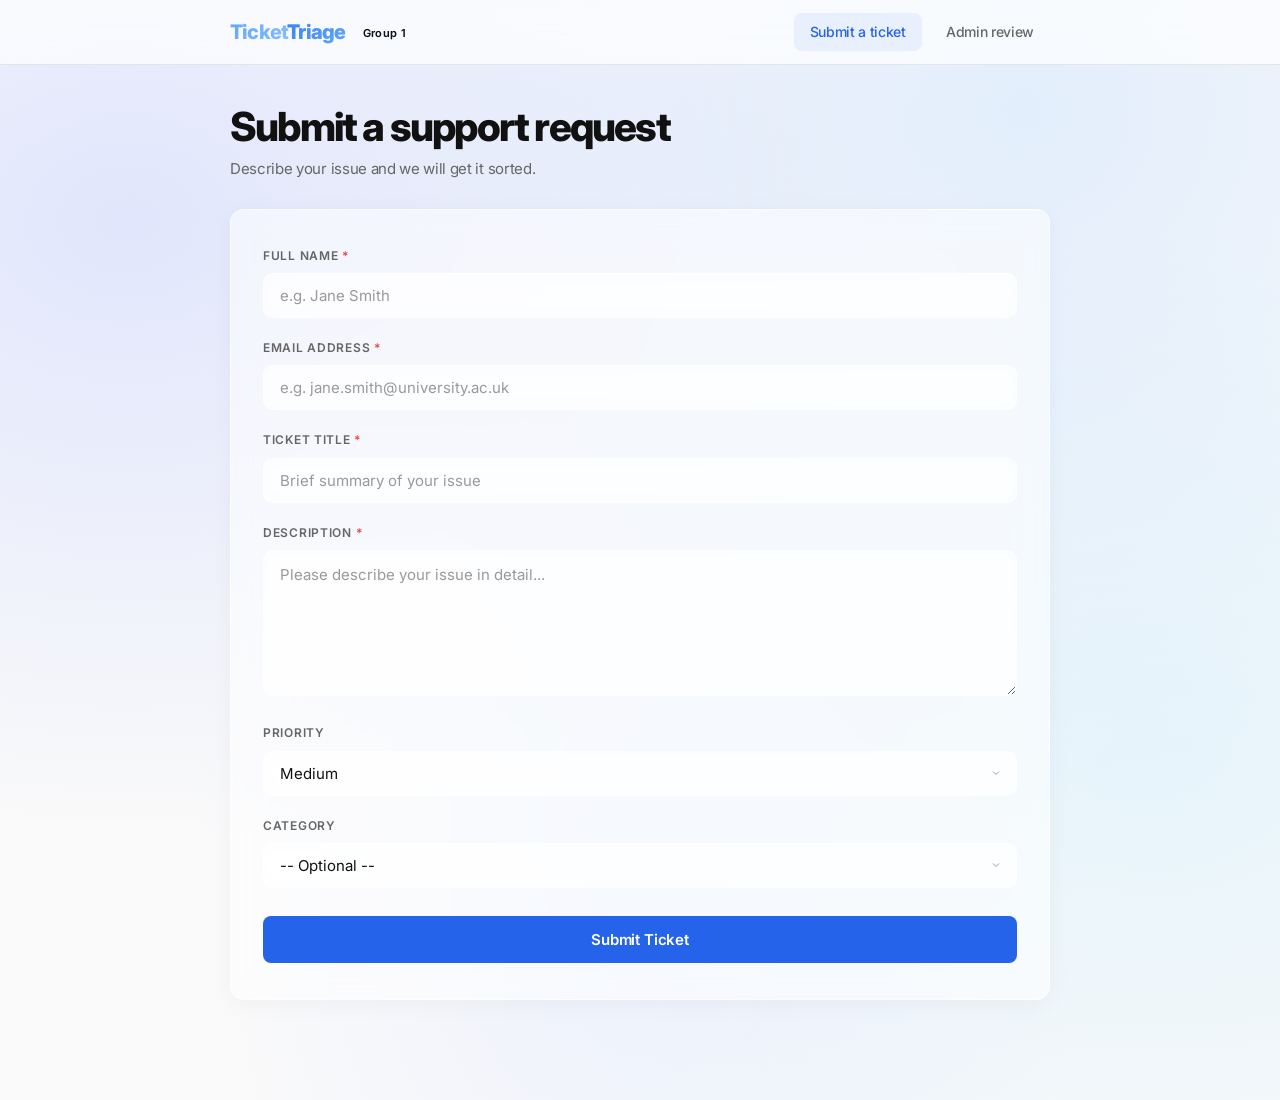
<file: frontend/index.html>
﻿<!DOCTYPE html>
<html lang="en">
<head>
    <meta charset="UTF-8">
    <meta name="viewport" content="width=device-width, initial-scale=1.0">
    <title>Submit a Ticket</title>
    <link rel="preconnect" href="https://fonts.googleapis.com">
    <link rel="preconnect" href="https://fonts.gstatic.com" crossorigin>
    <link href="https://fonts.googleapis.com/css2?family=Inter:wght@400;500;600;700;800;900&display=swap" rel="stylesheet">
    <link rel="stylesheet" href="style.css">
</head>
<body class="page-submit">
    <header class="site">
        <div class="wrap">
            <div class="brand">Ticket<span>Triage</span> <span class="group-label">Group 1</span></div>
            <nav class="site">
                <a href="index.html" class="active">Submit a ticket</a>
                <a href="admin.html">Admin review</a>
            </nav>
        </div>
    </header>

    <main>
        <div class="container">
            <h1>Submit a support request</h1>
            <p class="subtitle">Describe your issue and we will get it sorted.</p>

        <form id="ticketForm" class="ticket-form card">
            <div class="form-group">
                <label for="name">Full Name <span class="required">*</span></label>
                <input type="text" id="name" name="name" required placeholder="e.g. Jane Smith">
            </div>
            <div class="form-group">
                <label for="email">Email Address <span class="required">*</span></label>
                <input type="email" id="email" name="email" required placeholder="e.g. jane.smith@university.ac.uk">
            </div>
            <div class="form-group">
                <label for="title">Ticket Title <span class="required">*</span></label>
                <input type="text" id="title" name="title" required placeholder="Brief summary of your issue">
            </div>
            <div class="form-group">
                <label for="description">Description <span class="required">*</span></label>
                <textarea id="description" name="description" rows="5" required placeholder="Please describe your issue in detail..."></textarea>
            </div>
            <div class="form-group">
                <label for="priority">Priority</label>
                <select id="priority" name="priority">
                    <option value="Low">Low</option>
                    <option value="Medium" selected>Medium</option>
                    <option value="High">High</option>
                    <option value="Urgent">Urgent</option>
                </select>
            </div>
            <div class="form-group">
                <label for="category">Category</label>
                <select id="category" name="category">
                    <option value="">-- Optional --</option>
                    <option value="IT Support">IT Support</option>
                    <option value="Facilities">Facilities</option>
                    <option value="Course Registration">Course Registration</option>
                    <option value="Student Finance">Student Finance</option>
                    <option value="Library Services">Library Services</option>
                    <option value="General Enquiry">General Enquiry</option>
                </select>
            </div>
            <button type="submit" class="btn btn-primary btn-full" id="submitBtn">Submit Ticket</button>
        </form>

        <div id="successMessage" class="success-message card hidden">
            <div class="success-icon">&#10003;</div>
            <h2>Ticket Submitted</h2>
            <p>Your ticket ID is <strong id="ticketIdDisplay"></strong></p>
            <p>Status: <span class="badge badge-new">New</span></p>
            <button class="btn btn-secondary" onclick="resetForm()">Submit Another Ticket</button>
        </div>
        </div>
    </main>

    <script src="app.js"></script>
</body>
</html>
</file>
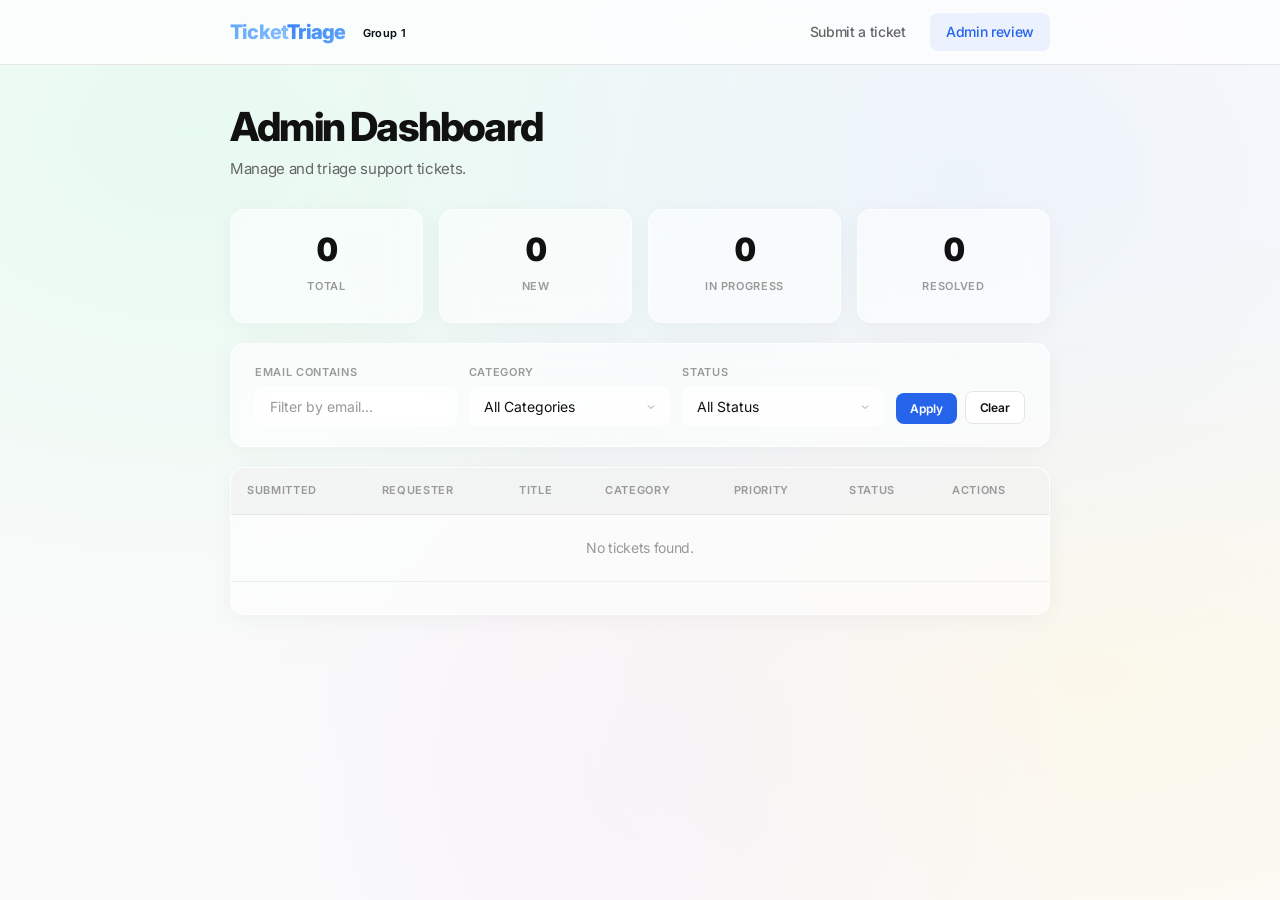
<file: frontend/admin.html>
﻿<!DOCTYPE html>
<html lang="en">
<head>
    <meta charset="UTF-8">
    <meta name="viewport" content="width=device-width, initial-scale=1.0">
    <title>Admin - Ticket Triage</title>
    <link rel="preconnect" href="https://fonts.googleapis.com">
    <link rel="preconnect" href="https://fonts.gstatic.com" crossorigin>
    <link href="https://fonts.googleapis.com/css2?family=Inter:wght@400;500;600;700;800;900&display=swap" rel="stylesheet">
    <link rel="stylesheet" href="style.css">
</head>
<body class="page-admin">
    <header class="site">
        <div class="wrap">
            <div class="brand">Ticket<span>Triage</span> <span class="group-label">Group 1</span></div>
            <nav class="site">
                <a href="index.html">Submit a ticket</a>
                <a href="admin.html" class="active">Admin review</a>
            </nav>
        </div>
    </header>

    <main>
        <div class="container">
            <h1>Admin Dashboard</h1>
            <p class="subtitle">Manage and triage support tickets.</p>

            <div class="stats-bar">
                <div class="stat-item card">
                    <span class="stat-count" id="statTotal">0</span>
                    <span class="stat-label">Total</span>
                </div>
                <div class="stat-item card">
                    <span class="stat-count" id="statNew">0</span>
                    <span class="stat-label">New</span>
                </div>
                <div class="stat-item card">
                    <span class="stat-count" id="statInProgress">0</span>
                    <span class="stat-label">In Progress</span>
                </div>
                <div class="stat-item card">
                    <span class="stat-count" id="statResolved">0</span>
                    <span class="stat-label">Resolved</span>
                </div>
            </div>

            <div class="card filter-card">
                <div class="filter-bar">
                    <div class="filter-group">
                        <label for="searchEmail">Email contains</label>
                        <input type="text" id="searchEmail" placeholder="Filter by email...">
                    </div>
                    <div class="filter-group">
                        <label for="filterCategory">Category</label>
                        <select id="filterCategory">
                            <option value="">All Categories</option>
                            <option value="IT Support">IT Support</option>
                            <option value="Facilities">Facilities</option>
                            <option value="Course Registration">Course Registration</option>
                            <option value="Student Finance">Student Finance</option>
                            <option value="Library Services">Library Services</option>
                            <option value="General Enquiry">General Enquiry</option>
                        </select>
                    </div>
                    <div class="filter-group">
                        <label for="filterStatus">Status</label>
                        <select id="filterStatus">
                            <option value="">All Status</option>
                            <option value="New">New</option>
                            <option value="In Progress">In Progress</option>
                            <option value="Resolved">Resolved</option>
                        </select>
                    </div>
                    <div class="filter-actions">
                        <button class="btn btn-primary btn-sm" onclick="applyFilters()">Apply</button>
                        <button class="btn btn-secondary btn-sm" onclick="clearFilters()">Clear</button>
                    </div>
                </div>
            </div>

            <div class="card table-card">
                <div class="table-scroll">
                    <table>
                        <thead>
                            <tr>
                                <th>Submitted</th>
                                <th>Requester</th>
                                <th>Title</th>
                                <th>Category</th>
                                <th>Priority</th>
                                <th>Status</th>
                                <th>Actions</th>
                            </tr>
                        </thead>
                        <tbody id="ticketTableBody">
                            <tr><td colspan="7" class="muted" style="padding:22px;">No tickets found.</td></tr>
                        </tbody>
                    </table>
                </div>
                <div class="pagination" id="pagination"></div>
            </div>
        </div>
    </main>

    <div id="statusModal" class="modal hidden">
        <div class="modal-overlay" onclick="closeModal()"></div>
        <div class="modal-content">
            <h3>Update Ticket Status</h3>
            <p>Ticket <strong id="modalTicketId"></strong></p>
            <div class="form-group">
                <label for="newStatus">New Status</label>
                <select id="newStatus">
                    <option value="New">New</option>
                    <option value="In Progress">In Progress</option>
                    <option value="Resolved">Resolved</option>
                </select>
            </div>
            <div class="modal-actions">
                <button class="btn btn-secondary" onclick="closeModal()">Cancel</button>
                <button class="btn btn-primary" onclick="confirmStatusUpdate()">Update</button>
            </div>
        </div>
    </div>

    <div id="ticketDetailModal" class="modal hidden">
        <div class="modal-overlay" onclick="closeDetailModal()"></div>
        <div class="modal-content modal-lg">
            <div class="modal-header">
                <h3>Ticket Details</h3>
                <button class="btn btn-secondary btn-sm" onclick="closeDetailModal()">&times;</button>
            </div>
            <div class="modal-body">
                <div class="detail-grid">
                    <div class="detail-item">
                        <label>Ticket ID</label>
                        <span id="detailId"></span>
                    </div>
                    <div class="detail-item">
                        <label>Submitted</label>
                        <span id="detailDate"></span>
                    </div>
                    <div class="detail-item">
                        <label>Status</label>
                        <span id="detailStatus"></span>
                    </div>
                    <div class="detail-item">
                        <label>Priority</label>
                        <span id="detailPriority"></span>
                    </div>
                    <div class="detail-item">
                        <label>Category</label>
                        <span id="detailCategory"></span>
                    </div>
                    <div class="detail-item">
                        <label>Requester</label>
                        <span id="detailName"></span>
                    </div>
                    <div class="detail-item full-width">
                        <label>Email</label>
                        <span id="detailEmail"></span>
                    </div>
                    <div class="detail-item full-width">
                        <label>Title</label>
                        <span id="detailTitle"></span>
                    </div>
                    <div class="detail-item full-width">
                        <label>Description</label>
                        <p id="detailDescription"></p>
                    </div>
                </div>
            </div>
            <div class="modal-actions">
                <button class="btn btn-secondary" onclick="closeDetailModal()">Close</button>
            </div>
        </div>
    </div>
    <script src="app.js"></script>
</body>
</html>
</file>
<file: frontend/style.css>
﻿/* Ticket Triage */
*, *::before, *::after { margin: 0; padding: 0; box-sizing: border-box; }

:root {
  --bg: #FAFAFA; --surface: #F0F0F0; --white: #FFFFFF;
  --text: #111111; --text-muted: #666666; --text-dim: #999999;
  --accent: #2563EB; --border: #E5E5E5; --border-light: #EEEEEE;
  --radius: 14px; --container: 860px; --gap: 20px;
}
html { -webkit-font-smoothing: antialiased; scroll-behavior: smooth; }
body {
  font-family: 'Inter', -apple-system, BlinkMacSystemFont, 'SF Pro Display', sans-serif;
  background: var(--bg); color: var(--text); line-height: 1.6;
  letter-spacing: -0.02em; min-height: 100vh; position: relative;
}

/* Mesh gradients */
body.page-submit {
  background:
    radial-gradient(ellipse at 10% 20%, rgba(199, 210, 254, 0.5) 0%, transparent 50%),
    radial-gradient(ellipse at 80% 10%, rgba(191, 219, 254, 0.4) 0%, transparent 50%),
    radial-gradient(ellipse at 50% 80%, rgba(224, 231, 255, 0.45) 0%, transparent 50%),
    radial-gradient(ellipse at 90% 70%, rgba(186, 230, 253, 0.3) 0%, transparent 50%),
    #FAFAFA;
}
body.page-admin {
  background:
    radial-gradient(ellipse at 15% 15%, rgba(209, 250, 229, 0.45) 0%, transparent 50%),
    radial-gradient(ellipse at 75% 20%, rgba(219, 234, 254, 0.4) 0%, transparent 50%),
    radial-gradient(ellipse at 50% 85%, rgba(243, 232, 255, 0.35) 0%, transparent 50%),
    radial-gradient(ellipse at 85% 75%, rgba(254, 243, 199, 0.3) 0%, transparent 50%),
    #FAFAFA;
}
a { color: inherit; text-decoration: none; }
.container { max-width: var(--container); margin: 0 auto; padding: 0 var(--gap); padding-bottom: 80px; }

/* Cards */
.card {
  background: rgba(255, 255, 255, 0.55);
  backdrop-filter: blur(16px);
  -webkit-backdrop-filter: blur(16px);
  border: 1px solid rgba(255, 255, 255, 0.6);
  border-radius: var(--radius);
  box-shadow: 0 4px 24px rgba(0, 0, 0, 0.04);
}

/* Buttons - Base */
.btn {
  display: inline-flex; align-items: center; justify-content: center; gap: 8px;
  padding: 10px 20px; font-family: inherit; font-size: 13px; font-weight: 600;
  letter-spacing: -0.01em; border-radius: 8px; cursor: pointer;
  transition: all 0.2s cubic-bezier(0.22,1,0.36,1);
}
.btn:active { transform: scale(0.98); }

/* Buttons - Primary */
.btn-primary {
  background: var(--accent); color: var(--white); border: none;
}
.btn-primary:hover { background: #1d4ed8; box-shadow: 2px 2px 0px var(--text); }

/* Buttons - Secondary */
.btn-secondary {
  background: var(--white); color: var(--text); border: 1px solid var(--border);
}
.btn-secondary:hover { background: var(--surface); border-color: var(--text-dim); }

/* Buttons - Small */
.btn-sm { padding: 8px 14px; font-size: 12px; }

/* Buttons - Full Width */
.btn-full { width: 100%; padding: 14px 32px; font-size: 15px; }

/* Site Header */
header.site {
  position: sticky; top: 0; z-index: 50;
  background: rgba(255, 255, 255, 0.7);
  backdrop-filter: blur(16px);
  -webkit-backdrop-filter: blur(16px);
  border-bottom: 1px solid var(--border);
}
header.site .wrap {
  max-width: var(--container); margin: 0 auto; padding: 0 var(--gap);
  display: flex; align-items: center; justify-content: space-between;
  height: 64px;
}
.brand {
  font-size: 20px; font-weight: 800; letter-spacing: -0.04em;
  background: linear-gradient(135deg, #60A5FA 0%, #93C5FD 50%, #BFDBFE 100%);
  -webkit-background-clip: text;
  -webkit-text-fill-color: transparent;
  background-clip: text;
}
.brand span { -webkit-text-fill-color: initial; background: none; }
.brand span:first-child { 
  background: linear-gradient(135deg, #3B82F6 0%, #60A5FA 100%);
  -webkit-background-clip: text;
  -webkit-text-fill-color: transparent;
  background-clip: text;
}
.group-label {
  font-size: 11px; font-weight: 600; letter-spacing: 0.04em;
  padding: 3px 8px; border-radius: 6px;
  background: linear-gradient(135deg, #93C5FD 0%, #BFDBFE 100%);
  -webkit-text-fill-color: white;
  margin-left: 6px; vertical-align: middle;
}
nav.site { display: flex; gap: 8px; }
nav.site a {
  padding: 8px 16px; font-size: 14px; font-weight: 500;
  color: var(--text-muted); border-radius: 8px;
  transition: color 0.2s, background 0.2s;
}
nav.site a:hover { color: var(--text); background: rgba(0,0,0,0.04); }
nav.site a.active { color: var(--accent); background: rgba(37,99,235,0.08); }

/* Page Header */
main { padding-top: 40px; }
main h1 { font-size: clamp(28px, 4vw, 40px); font-weight: 800; letter-spacing: -0.045em; line-height: 1.1; margin-bottom: 8px; }
.subtitle { font-size: 15px; color: var(--text-muted); margin-bottom: 28px; }

/* Form */
.ticket-form { padding: 36px 32px; margin-bottom: 20px; }
.form-group { margin-bottom: 20px; }
.form-group:last-of-type { margin-bottom: 28px; }
.form-group label {
  display: block; font-size: 12px; font-weight: 600;
  text-transform: uppercase; letter-spacing: 0.06em; color: var(--text-muted); margin-bottom: 8px;
}
.required { color: #EF4444; }
.form-group input, .form-group select, .form-group textarea {
  width: 100%; padding: 12px 16px;
  background: rgba(255, 255, 255, 0.5);
  backdrop-filter: blur(8px);
  -webkit-backdrop-filter: blur(8px);
  border: 1px solid rgba(255, 255, 255, 0.5);
  border-radius: 10px;
  font-family: inherit; font-size: 15px; color: var(--text);
  transition: border-color 0.2s, box-shadow 0.2s;
}
.form-group input::placeholder, .form-group textarea::placeholder { color: var(--text-dim); }
.form-group input:focus, .form-group select:focus, .form-group textarea:focus {
  outline: none; border-color: var(--text); box-shadow: inset 0 1px 0 var(--white), 0 0 0 3px rgba(17,17,17,0.06);
}
.form-group textarea { resize: vertical; min-height: 110px; line-height: 1.6; }
.form-group select {
  cursor: pointer; appearance: none;
  background-image: url("data:image/svg+xml,%3Csvg xmlns='http://www.w3.org/2000/svg' width='12' height='12' viewBox='0 0 24 24' fill='none' stroke='%23999' stroke-width='2'%3E%3Cpath d='M6 9l6 6 6-6'/%3E%3C/svg%3E");
  background-repeat: no-repeat; background-position: right 14px center; padding-right: 40px;
}

/* Filter Bar */
.filter-card { margin-bottom: 20px; }
.filter-bar { display: flex; flex-wrap: wrap; gap: 12px; align-items: flex-end; padding: 20px 24px; margin-bottom: 0; }
.filter-group { flex: 1; min-width: 150px; }
.filter-group label {
  display: block; font-size: 11px; font-weight: 600;
  text-transform: uppercase; letter-spacing: 0.06em; color: var(--text-dim); margin-bottom: 6px;
}
.filter-group input, .filter-group select {
  width: 100%; padding: 10px 14px;
  background: rgba(255, 255, 255, 0.5);
  backdrop-filter: blur(8px);
  -webkit-backdrop-filter: blur(8px);
  border: 1px solid rgba(255, 255, 255, 0.5);
  border-radius: 8px;
  font-family: inherit; font-size: 14px; color: var(--text);
  transition: border-color 0.2s, box-shadow 0.2s;
}
.filter-group input::placeholder { color: var(--text-dim); }
.filter-group input:focus, .filter-group select:focus {
  outline: none; border-color: var(--text); box-shadow: inset 0 1px 0 var(--white), 0 0 0 2px rgba(17,17,17,0.05);
}
.filter-group select {
  cursor: pointer; appearance: none;
  background-image: url("data:image/svg+xml,%3Csvg xmlns='http://www.w3.org/2000/svg' width='12' height='12' viewBox='0 0 24 24' fill='none' stroke='%23999' stroke-width='2'%3E%3Cpath d='M6 9l6 6 6-6'/%3E%3C/svg%3E");
  background-repeat: no-repeat; background-position: right 12px center; padding-right: 36px;
}
.filter-actions { display: flex; gap: 8px; align-items: flex-end; padding-bottom: 2px; }

/* Stats */
.stats-bar { display: grid; grid-template-columns: repeat(4, 1fr); gap: 16px; margin-bottom: 20px; }
.stat-item { padding: 24px 16px; text-align: center; }
.stat-count {
  display: block; font-size: 32px; font-weight: 900;
  letter-spacing: -0.04em; line-height: 1; font-variant-numeric: tabular-nums; margin-bottom: 6px;
}
.stat-label { font-size: 11px; font-weight: 600; text-transform: uppercase; letter-spacing: 0.06em; color: var(--text-dim); }

/* Badges */
.badge { display: inline-flex; padding: 3px 10px; border-radius: 100px; font-size: 11px; font-weight: 600; }
.badge-new { background: #DCFCE7; color: #166534; }
.badge-progress { background: #DBEAFE; color: #1E40AF; }
.badge-resolved { background: var(--surface); color: var(--text-muted); }
.badge-priority { background: var(--white); color: var(--text-dim); border: 1px solid var(--border); }
.priority-urgent { background: #FEF2F2; color: #991B1B; border-color: #FECACA; }
.priority-high { background: #FFF7ED; color: #9A3412; border-color: #FED7AA; }
.priority-medium { background: #FEFCE8; color: #854D0E; border-color: #FEF08A; }
.priority-low { background: #F0FDF4; color: #166534; border-color: #BBF7D0; }

/* Table */
.table-card { padding: 0; overflow: hidden; margin-bottom: 20px; }
.table-scroll { overflow-x: auto; }
table { width: 100%; border-collapse: collapse; font-size: 14px; color: var(--text); }
thead { background: rgba(0,0,0,0.03); border-bottom: 1px solid var(--border); }
th {
  padding: 14px 16px; text-align: left; font-size: 11px; font-weight: 600;
  text-transform: uppercase; letter-spacing: 0.06em; color: var(--text-dim); white-space: nowrap;
}
td { padding: 14px 16px; border-bottom: 1px solid var(--border-light); vertical-align: middle; }
tr:last-child td { border-bottom: none; }
tr:hover { background: rgba(0,0,0,0.02); }
.muted { color: var(--text-dim); text-align: center; }
.table-actions { display: flex; gap: 8px; align-items: center; flex-wrap: nowrap; }
.table-select {
  padding: 6px 28px 6px 10px; font-size: 13px; font-weight: 500;
  border: 1px solid var(--border); border-radius: 6px;
  background: var(--white); color: var(--text); cursor: pointer;
  appearance: none;
  background-image: url("data:image/svg+xml,%3Csvg xmlns='http://www.w3.org/2000/svg' width='10' height='10' viewBox='0 0 24 24' fill='none' stroke='%23999' stroke-width='2'%3E%3Cpath d='M6 9l6 6 6-6'/%3E%3C/svg%3E");
  background-repeat: no-repeat; background-position: right 8px center;
}
.row-id {
  font-family: 'SF Mono', 'Fira Code', monospace; font-size: 12px;
  color: var(--text-dim);
}

/* Success */
.success-message { text-align: center; padding: 48px 32px; }
.success-icon {
  width: 72px; height: 72px; background: var(--accent); color: var(--white);
  border-radius: 50%; display: flex; align-items: center; justify-content: center;
  font-size: 2rem; margin: 0 auto 20px; font-weight: 800;
  box-shadow: 4px 4px 0px var(--text);
}
.success-message h2 { font-size: 24px; font-weight: 800; letter-spacing: -0.03em; margin-bottom: 12px; }
.success-message p { font-size: 15px; color: var(--text-muted); margin-bottom: 8px; }
.success-message p strong { color: var(--text); font-weight: 600; }

/* Modal */
.modal { position: fixed; inset: 0; display: flex; align-items: center; justify-content: center; z-index: 100; padding: 1rem; }
.modal-overlay { position: absolute; inset: 0; background: rgba(17,17,17,0.5); backdrop-filter: blur(4px); }
.modal-content {
  position: relative; background: var(--white); border-radius: 16px; padding: 28px;
  width: 100%; max-width: 400px; box-shadow: 0 20px 60px rgba(0,0,0,0.2);
  animation: modalIn 0.2s ease-out; border: 1px solid var(--border);
}
@keyframes modalIn { from { opacity: 0; transform: scale(0.96) translateY(8px); } to { opacity: 1; transform: scale(1) translateY(0); } }
.modal-content h3 { font-size: 18px; font-weight: 700; letter-spacing: -0.02em; margin-bottom: 4px; }
.modal-content p { font-size: 14px; color: var(--text-muted); margin-bottom: 20px; }
.modal-content p strong { color: var(--text); font-family: 'SF Mono', monospace; font-size: 13px; }
.modal-content .form-group { margin-bottom: 0; }
.modal-content .form-group label { margin-bottom: 6px; }
.modal-content .form-group select { padding: 10px 14px; font-size: 14px; }
.modal-actions { display: flex; justify-content: flex-end; gap: 10px; margin-top: 24px; padding-top: 16px; border-top: 1px solid var(--border-light); }

/* Utilities */
.hidden { display: none !important; }

/* Pagination */
.pagination {
  display: flex; align-items: center; justify-content: center; gap: 8px;
  padding: 16px 20px; border-top: 1px solid var(--border-light);
  flex-wrap: wrap;
}
.page-btn {
  padding: 8px 14px; font-size: 13px; font-weight: 500;
  background: var(--white); color: var(--text); border: 1px solid var(--border);
  border-radius: 6px; cursor: pointer; transition: all 0.2s;
}
.page-btn:hover:not(:disabled) { background: var(--surface); border-color: var(--text-dim); }
.page-btn:disabled { opacity: 0.4; cursor: not-allowed; }
.page-btn.active { background: var(--accent); color: var(--white); border-color: var(--accent); }
.page-dots { padding: 0 4px; color: var(--text-dim); font-size: 13px; }
.page-info { font-size: 12px; color: var(--text-dim); margin-left: 8px; }

/* Detail Modal */
.modal-lg { max-width: 640px; }
.modal-header {
  display: flex; justify-content: space-between; align-items: center;
  margin-bottom: 20px; padding-bottom: 16px; border-bottom: 1px solid var(--border-light);
}
.modal-header h3 { margin-bottom: 0; }
.modal-body { padding: 0; }
.detail-grid { display: grid; grid-template-columns: 1fr 1fr; gap: 16px; }
.detail-item { display: flex; flex-direction: column; gap: 4px; }
.detail-item.full-width { grid-column: 1 / -1; }
.detail-item label {
  font-size: 11px; font-weight: 600; text-transform: uppercase;
  letter-spacing: 0.06em; color: var(--text-dim);
}
.detail-item span, .detail-item p {
  font-size: 14px; color: var(--text); word-break: break-word;
}
.detail-item p { margin: 0; line-height: 1.6; }

/* Responsive */
@media (max-width: 768px) {
  header.site .wrap { height: 56px; }
  nav.site a { padding: 6px 12px; font-size: 13px; }
  main { padding-top: 28px; }
  main h1 { font-size: 28px; }
  .stats-bar { grid-template-columns: repeat(2, 1fr); }
  .filter-bar { flex-direction: column; }
  .filter-group { min-width: 100%; }
  .filter-actions { width: 100%; }
  .filter-actions .btn { flex: 1; }
  .table-actions { flex-direction: column; align-items: stretch; gap: 4px; }
  .table-select { width: 100%; }
  .ticket-form { padding: 24px 20px; }
  .container { padding-bottom: 40px; }
  .detail-grid { grid-template-columns: 1fr; }
  .modal-lg { max-width: 100%; }
}
</file>
